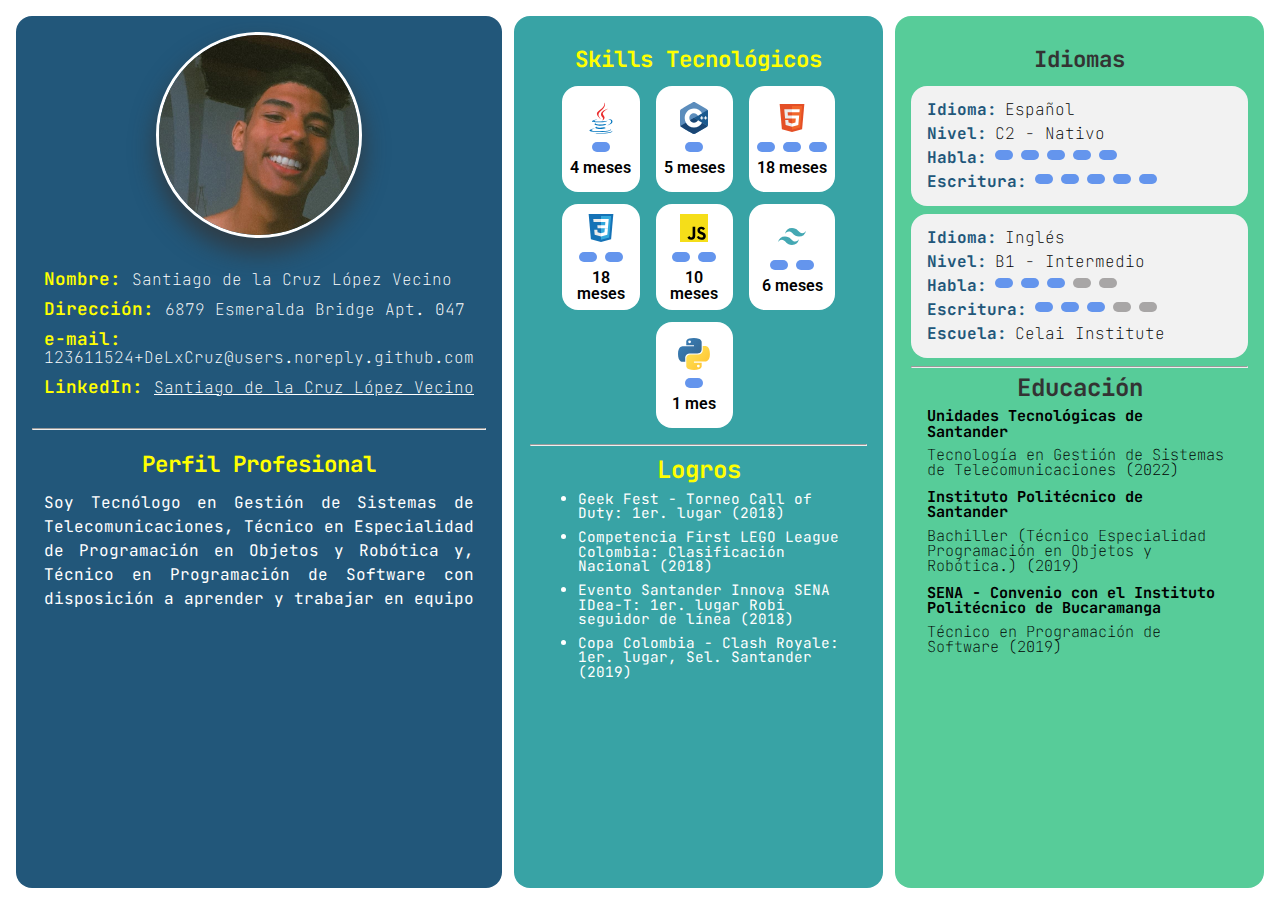
<file: CV_me/index.html>
<!DOCTYPE html>
<html lang="en">

<head>
    <meta charset="UTF-8">
    <meta name="viewport" content="width=device-width, initial-scale=1.0">
    <link rel="stylesheet" href="./css/reset.css">
    <link rel="stylesheet" href="./css/main.css">
    <link rel="stylesheet" href="./css/s1.css">
    <link rel="stylesheet" href="./css/s2.css">
    <link rel="stylesheet" href="./css/s3.css">
    <link href="https://fonts.googleapis.com/css2?family=JetBrains+Mono:wght@300;400;600&family=Roboto:wght@300;400;700&display=swap" rel="stylesheet">    <title>CV - SANTIAGO LÓPEZ</title>
</head>

<body>
    <main>
        <section class="section1">
            <div>
                <div class="section1__divImg"><img class="section1__divImg--img"
                        src="./assets/images/IMG_20230211_131115_797.jpg" alt="foto de perfil"></div>
                <div class="section1__datos">
                    <p class="section1__datos--title">Nombre: <span class="section1__datos--data">Santiago de la Cruz
                            López Vecino</span></p>
                    <p class="section1__datos--title">Dirección: <span class="section1__datos--data">6879 Esmeralda
                            Bridge Apt. 047</span></p>
                    <p class="section1__datos--title">e-mail: <span
                            class="section1__datos--data">123611524+DeLxCruz@users.noreply.github.com</span></p>
                    <p class="section1__datos--title">LinkedIn: <a class="section1__datos--data"
                            href="https://www.linkedin.com/in/santiago-de-la-cruz-lopez-vecino/">Santiago de la Cruz
                            López Vecino</a></p>
                </div>
            </div>
            <hr>
            <div class="section1__perfil">
                <h1 class="section1__perfil--title">Perfil Profesional</h1>
                <p class="section1__perfil--data">Soy Tecnólogo en Gestión de Sistemas de Telecomunicaciones, Técnico en
                    Especialidad de Programación en Objetos y Robótica y, Técnico en Programación de Software con
                    disposición a aprender y trabajar en equipo</p>
            </div>
        </section>

        <section class="section2">
            <div class="section2__skills">
                <h1 class="section2__skills--title">Skills Tecnológicos</h1>
                <div class="section2__skills--cards">
                    <div class="section2__cards--card1">
                        <img src="./assets/images/java_original_logo_icon_146458.svg" alt=""
                            class="section2__cards--img">
                        <div class="section2__cards--progress">
                            <span class="section2__cards--bar"></span>
                        </div>
                        <p class="section2__cards--text">4 meses</p>
                    </div>
                    <div class="section2__cards--card2">
                        <img src="./assets/images/c.svg" alt="" class="section2__cards--img">                        
                        <div class="section2__cards--progress">
                            <span class="section2__cards--bar"></span>
                        </div>
                        <p class="section2__cards--text">5 meses</p>
                    </div>
                    <div class="section2__cards--card3">
                        <img src="./assets/images/file_type_html_icon_130541.svg" alt=""
                            class="section2__cards--img">
                            <div class="section2__cards--progress">
                                <span class="section2__cards--bar"></span>
                                <span class="section2__cards--bar"></span>
                                <span class="section2__cards--bar"></span>
                            </div>
                        <p class="section2__cards--text">18 meses</p>
                    </div>
                    <div class="section2__cards--card4">
                        <img src="./assets/images/file_type_css_icon_130661.svg" alt=""
                            class="section2__cards--img">                     
                            <div class="section2__cards--progress">
                                <span class="section2__cards--bar"></span>
                                <span class="section2__cards--bar"></span>
                            </div>
                        <p class="section2__cards--text">18 meses</p>
                    </div>
                    <div class="section2__cards--card5">
                        <img src="./assets/images/file_type_js_official_icon_130509.svg" alt=""
                            class="section2__cards--img">
                            <div class="section2__cards--progress">
                                <span class="section2__cards--bar"></span>
                                <span class="section2__cards--bar"></span>
                            </div>
                        <p class="section2__cards--text">10 meses</p>
                    </div>
                    <div class="section2__cards--card6">
                        <img src="./assets/images/file_type_tailwind_icon_130128.svg" alt=""
                            class="section2__cards--img">                        
                            <div class="section2__cards--progress">
                                <span class="section2__cards--bar"></span>
                                <span class="section2__cards--bar"></span>
                            </div>
                        <p class="section2__cards--text">6 meses</p>
                    </div>
                    <div class="section2__cards--card7">
                        <img src="./assets/images/python-5.svg" alt=""
                            class="section2__cards--img">                     
                            <div class="section2__cards--progress">
                                <span class="section2__cards--bar"></span>                            </div>
                        <p class="section2__cards--text">1 mes</p>
                    </div>
                </div>
            </div>
            <hr>
                <div class="section2__logros">
                    <h1 class="section2__logros--title">Logros</h1>
                    <ul class="section2__logros--list">
                        <li class="section2__logros--item">Geek Fest - Torneo Call of Duty: 1er. lugar (2018)</li>
                        <li class="section2__logros--item">Competencia First LEGO League Colombia: Clasificación Nacional (2018)</li>
                        <li class="section2__logros--item">Evento Santander Innova SENA IDea-T: 1er. lugar Robi seguidor de línea (2018)</li>
                        <li class="section2__logros--item">Copa Colombia - Clash Royale: 1er. lugar, Sel. Santander (2019)</li>
                    </ul>
                </div>
        </section>

        <section class="section3">
            <div class="section3__languages">
                <h1 class="section3__languages-title">Idiomas</h1>
                <div class="section3__languages-data">
                    <p class="section3__sub-data">Idioma: <span class="section3__text-data">Español</span></p>
                    <p class="section3__sub-data">Nivel: <span class="section3__text-data">C2 - Nativo</span></p>
                    <p class="section3__sub-data">Habla: <span class="section3__bar"></span><span class="section3__bar"></span><span class="section3__bar"></span><span class="section3__bar"></span><span class="section3__bar"></span></p>
                    <p class="section3__sub-data">Escritura: <span class="section3__bar"></span><span class="section3__bar"></span><span class="section3__bar"></span><span class="section3__bar"></span><span class="section3__bar"></span></p>
                </div>
                <div class="section3__languages-data">
                    <p class="section3__sub-data">Idioma: <span class="section3__text-data">Inglés</span></p>
                    <p class="section3__sub-data">Nivel: <span class="section3__text-data">B1 - Intermedio</span></p>
                    <p class="section3__sub-data">Habla: <span class="section3__bar"></span><span class="section3__bar"></span><span class="section3__bar"></span><span class="section3__bar__miss"></span><span class="section3__bar__miss"></span></p>
                    <p class="section3__sub-data">Escritura: <span class="section3__bar"></span><span class="section3__bar"></span><span class="section3__bar"></span><span class="section3__bar__miss"></span><span class="section3__bar__miss"></span></p>
                    <p class="section3__sub-data">Escuela: <span class="section3__text-data">Celai Institute</span></p>
                </div>
            </div>
            <hr>
            <div class="section3__studies">
                <h1 class="section3__studies-title">Educación</h1>
                <ul class="section3__studies-list">
                    <li class="section3__list-item">Unidades Tecnológicas de Santander
                        <p class="section3__item-text">Tecnología en Gestión de Sistemas de Telecomunicaciones (2022)</p>
                    </li>
                    <li class="section3__list-item">Instituto Politécnico de Santander
                        <p class="section3__item-text">Bachiller (Técnico Especialidad Programación en Objetos y Robótica.) (2019)                        </p>
                    </li>
                    <li class="section3__list-item">SENA - Convenio con el Instituto Politécnico de Bucaramanga 
                        <p class="section3__item-text">Técnico en Programación de Software (2019)</p>
                    </li>
                </ul>
            </div>
            <div>
                <h1></h1>
                <div></div>
            </div>
        </section>
    </main>
</body>

</html>
</file>
<file: CV_me/css/main.css>
body {
    min-height: 100vh;
    min-width: 100vw;
    display: grid;
    place-items: center;
}

main {
    display: grid;
    grid-template-columns: 1fr 1fr 1fr;
    grid-gap: 0.75em;
    margin: 0 2rem;
}

/* RESPONSIVE */

@media only screen and (max-width: 1366px) {
    body {
        min-height: 100vh;
        min-width: 100vw;
    }

    main {
        margin: 1rem 1rem;    
    }
}

@media only screen and (max-width: 768px) {
    body {
        height: fit-content;
        width: fit-content;
    }
    
    main {
        grid-template-columns: 1fr;
        grid-template-rows: auto;
        grid-gap: 0.75em;
        margin: 1rem;
    }
}
    
@media only screen and (max-width: 600px) {
    body {
        min-height: 100vh;
        min-width: 100vw;
    }

    main {
        grid-template-columns: 1fr;
        grid-template-rows: auto;
        margin: .25rem;
        width: max-content;
    }
}

@media only screen and (min-width: 768px) and (max-width: 1200px) {
    body {
        min-height: 100vh;
        min-width: 100vw;
    }

    main {
        grid-template-columns: 1fr;
        grid-template-rows: auto;
        margin: 1rem 5rem;
    }

}
</file>
<file: CV_me/css/s1.css>
.section1 {
    background-color: #22577a;
    padding: 1rem;
    border-radius: 1rem;
    height: calc(100% - 2rem);
}

.section1__divImg {
    width: 100%;
    display: grid;
    place-items: center;
}

.section1__divImg--img {
    width: 300px;
    height: 300px;
    object-fit: cover;
    border-radius: 50%;
    border: 3px solid #fff;
    box-shadow: 0px 14px 24px 1px rgba(52, 51, 51, 0.75);
}

.section1__datos {
    margin: 4rem 1rem;
    display: flex;
    flex-direction: column;
    row-gap: 0.75rem;
}

.section1__datos--title {
    color: yellow;
    font-family: 'JetBrains Mono', monospace;
    font-weight: 600;
    font-size: 1.3rem;
}

.section1__datos--data {
    color: white;
    font-family: 'JetBrains Mono', monospace;
    font-weight: 100;
    font-size: 1.07rem;
}

.section1__perfil--title {
    font-family: 'JetBrains Mono', monospace;
    color: yellow;
    font-weight: 700;
    font-size: 1.75rem;
    text-align: center;
    margin: 1.75rem 0;
}

.section1__perfil--data {
    font-family: 'JetBrains Mono', monospace;
    font-weight: 400;
    font-size: 1.25rem;
    text-align: justify;
    line-height: 1.5rem;
    margin: 2.5rem 1rem;
    color: #fff;
}

/* RESPONSIVE */

@media only screen and (max-width: 1366px){
    .section1 {
        height: calc(100vh - 60px);
    }

    .section1__divImg--img {
        width: 200px;
        height: 200px;
    }

    .section1__datos {
        margin: 2rem .75rem;
    }

    .section1__datos--title {
        font-size: 1.1rem;
    }

    .section1__datos--data {
        font-size: 1rem;
    }

    .section1__perfil--title {
        font-size: 1.4rem;
        margin: 1.45rem 0 0 0;
    }

    .section1__perfil--data {
        font-size: 1rem;
        margin: 1rem .75rem;
    }
}

@media only screen and (max-width: 600px) {
    .section1 {
        height: fit-content;
        width: calc(350px - 2rem);
    }

    .section1__datos {
        margin: 2.5rem 0;
    }

    .section1__datos--title {
        display: flex;
        flex-direction: column;
    }

    .section1__datos--data {
        font-size: 1rem;
        word-wrap: break-word;
        margin-top: 10px;
    }

    .section1__perfil--data {
        font-size: 1rem;
        margin: 1rem .75rem;
    }
}

@media only screen and (max-width: 768px) {
    .section1 {
        height: fit-content;
    }
}

@media only screen and (min-width: 768px) and (max-width: 1200px) {
    .section1 {
        height: fit-content;
    }
}
</file>
<file: CV_me/css/s2.css>
.section2 {
    background-color: #38a3a5;
    padding: 1rem;
    border-radius: 1rem;
    height: calc(100% - 2rem);
}

.section2__skills {
    margin-bottom: 2rem;
}

.section2__skills--title {
    font-family: 'JetBrains Mono', monospace;
    color: yellow;
    font-weight: 700;
    font-size: 2rem;
    text-align: center;
    margin: 1.75rem 0;
}

.section2__skills--cards {
    display: grid;
    grid-template-columns: repeat(3, 1fr);
    grid-template-rows: repeat(3, 1fr);
    column-gap: 2rem;
    row-gap: .75rem;
    padding: 0 5rem;
}

.section2__cards--card1 {
    grid-area: 1 / 1 / 2 / 2;
    background-color: #fff;
    padding: .5rem 0.5rem;
    border-radius: 1rem;
    display: flex;
    flex-direction: column;
    align-items: center;
    justify-content: center;
}

.section2__cards--card2 {
    grid-area: 1 / 2 / 2 / 3;
    background-color: #fff;
    padding: .5rem 0.5rem;
    border-radius: 1rem;
    display: flex;
    flex-direction: column;
    align-items: center;
    justify-content: center;
}

.section2__cards--card3 {
    grid-area: 1 / 3 / 2 / 4;
    background-color: #fff;
    padding: .5rem 0.5rem;
    border-radius: 1rem;
    display: flex;
    flex-direction: column;
    align-items: center;
    justify-content: center;
}

.section2__cards--card4 {
    grid-area: 2 / 1 / 3 / 2;
    background-color: #fff;
    padding: .5rem 0.5rem;
    border-radius: 1rem;
    display: flex;
    flex-direction: column;
    align-items: center;
    justify-content: center;
}

.section2__cards--card5 {
    grid-area: 2 / 2 / 3 / 3;
    background-color: #fff;
    padding: .5rem 0.5rem;
    border-radius: 1rem;
    display: flex;
    flex-direction: column;
    align-items: center;
    justify-content: center;
}

.section2__cards--card6 {
    grid-area: 2 / 3 / 3 / 4;
    background-color: #fff;
    padding: .5rem 0.5rem;
    border-radius: 1rem;
    display: flex;
    flex-direction: column;
    align-items: center;
    justify-content: center;
}

.section2__cards--card7 {
    grid-area: 3 / 2 / 4 / 3;
    background-color: #fff;
    padding: .5rem 0.5rem;
    border-radius: 1rem;
    display: flex;
    flex-direction: column;
    align-items: center;
    justify-content: center;
}

.section2__cards--card1:hover, .section2__cards--card2:hover, .section2__cards--card3:hover, .section2__cards--card4:hover, .section2__cards--card5:hover, .section2__cards--card6:hover, .section2__cards--card7:hover {
    box-shadow: 0px 14px 24px 1px rgba(82,80,80,0.75);
    -webkit-box-shadow: 0px 14px 24px 1px rgba(82,80,80,0.75);
    -moz-box-shadow: 0px 14px 24px 1px rgba(82,80,80,0.75);
    cursor: pointer;
}

.section2__cards--img {
    margin: 0.5rem 0;
    width: 48px;
    height: 48px;
    object-fit: contain;
}

.section2__cards--progress {
    display: flex;
    gap: .5rem;
    margin-top: 0.5rem;
}

.section2__cards--bar {
    width: 18px;
    height: 10px;
    background-color: cornflowerblue;
    border-radius: 20px;
}

.section2__cards--text {
    font-family: 'Roboto', sans-serif;
    font-weight: 600;
    font-size: 1rem;
    text-align: center;
    margin-top: 1rem;
}

.section2__logros {
    display: flex;
    justify-content: space-between;
    align-items: center;
    margin: 2rem;
}

.section2__logros--title {
    font-family: 'JetBrains Mono', monospace;
    color: yellow;
    font-weight: 700;
    font-size: 2rem;
    text-align: center;
    margin: 1.75rem 0;
}

.section2__logros--list {
    list-style-type: disc;
    margin-left: 2rem;
}

.section2__logros--item {
    word-wrap: break-word;
    overflow-wrap: break-word;
    font-family: 'JetBrains Mono', monospace;
    color: #fff;
    font-weight: 400;
    margin: 1rem 0;
}


/* RESPONSIVE */

@media only screen and (max-width: 1366px) {
    .section2 {
        height: calc(100vh - 60px);
    }

    .section2__skills {
        margin: 1rem;
    }

    .section2__skills--title {
        font-size: 1.4rem;
        margin-top: 0;
        margin-bottom: 1rem;
    }

    .section2__skills--cards {
        column-gap: 1rem;
        padding: 0 1rem;
    }

    .section2__logros {
        margin: .75rem 1rem 0 1rem;
    }

    .section2__cards--card1, .section2__cards--card2, .section2__cards--card3, .section2__cards--card4, .section2__cards--card5, .section2__cards--card6, .section2__cards--card7 {
        padding: .5rem;
    }

    .section2__cards--img {
        margin: 0;
        width: 32px;
        height: 32px;
    }

    .section2__cards--text {
        margin-top: .5rem;
    }

    .section2__cards--text  {
        font-weight: 600;
    }

    .section2__logros {
        flex-direction: column;
    }

    .section2__logros--title {
        font-size: 1.5rem;
        margin: 0;
    }

    .section2__logros--item {
        margin: .6rem 0;
        font-size: .9rem;
    }
}

@media only screen and (max-width: 600px) {
    .section2 {
        height: fit-content;
        width: calc(350px - 2rem);
    }

}

@media only screen and (max-width: 768px){
    .section2 {
        height: fit-content;
    }
}

@media only screen and (min-width: 768px) and (max-width: 1200px) {
    .section2 {
        height: fit-content;
    }
}
</file>
<file: CV_me/css/s3.css>
.section3 {
    background-color: #57cc99;
    padding: 1rem;
    border-radius: 1rem;
    height: calc(100% - 2rem);
}

.section3__languages-data {
    display: flex;
    flex-direction: column;
    row-gap: 1rem;
}

.section3__sub-data {
    display: flex;
    gap: .5rem;
}

.section3__languages-title {
    font-family: 'JetBrains Mono', monospace;
    color: #333333;
    font-weight: 700;
    font-size: 2rem;
    text-align: center;
    margin: 1.75rem 0;
}

.section3__sub-data {
    color: #22577a;
    font-family: 'JetBrains Mono', monospace;
    font-weight: bolder;
    font-size: 1rem;
}

.section3__text-data {
    font-family: 'JetBrains Mono', monospace;
    color: black;
    font-weight: 100;
}

.section3__languages-data {
    background-color: #f2f2f2;
    padding: 1rem;
    border-radius: 1rem;
    margin-bottom: 1.25rem;
}

.section3__bar {
    width: 18px;
    height: 10px;
    background-color: cornflowerblue;
    border-radius: 20px;
}

.section3__bar__miss {
    background-color: rgb(168, 166, 166);
    border-radius: 20px;
    width: 18px;
    height: 10px;
}

.section3__studies {
    display: grid;
    place-items: center;
}

.section3__studies-title {
    font-family: 'JetBrains Mono', monospace;
    color: #333333;
    font-weight: 700;
    font-size: 2rem;
    text-align: center;
    margin: 1.75rem 0;
}

.section3__studies-list {
    margin: 1rem 0;
    display: flex;
    flex-direction: column;
    row-gap: 1.25rem;
    align-items: center;
}

.section3__list-item {
    font-family: 'JetBrains Mono', monospace;
    color: #000;
    font-weight: bolder;
    font-size: 1rem;
    margin: 0 1rem;
}

.section3__item-text {
    font-weight: 100;
    margin-top: 8px;
}

@media only screen and (max-width: 1366px) {
    .section3 {
        height: calc(100vh - 60px);
    }

    .section3__languages-title {
        font-size: 1.4rem;
        margin: 1rem 0;
    }

    .section3__languages-data {
        margin-bottom: .5rem;
        row-gap: .5rem;
    }

    .section3__studies-title {
        margin: 0 0 .5rem 0;
        font-size: 1.5rem;
    }

    .section3__studies-list {
        row-gap: .75rem;
        margin: 0;
        justify-content: center;
    }

    .section3__list-item {
        font-size: .95rem;
    }
}

@media only screen and (max-width: 600px) {
    .section3 {
        height: fit-content;
        width: calc(350px - 2rem);
    }

}

@media only screen and (max-width: 768px) {
    .section3 {
        height: fit-content;
    }

    .section3__studies-list {
        align-items: normal;
    }
}

@media only screen and (min-width: 768px) and (max-width: 1200px) {
    .section3 {
        height: fit-content;
    }
    .section3__studies-list {
        align-items: normal;
    }
}
</file>
